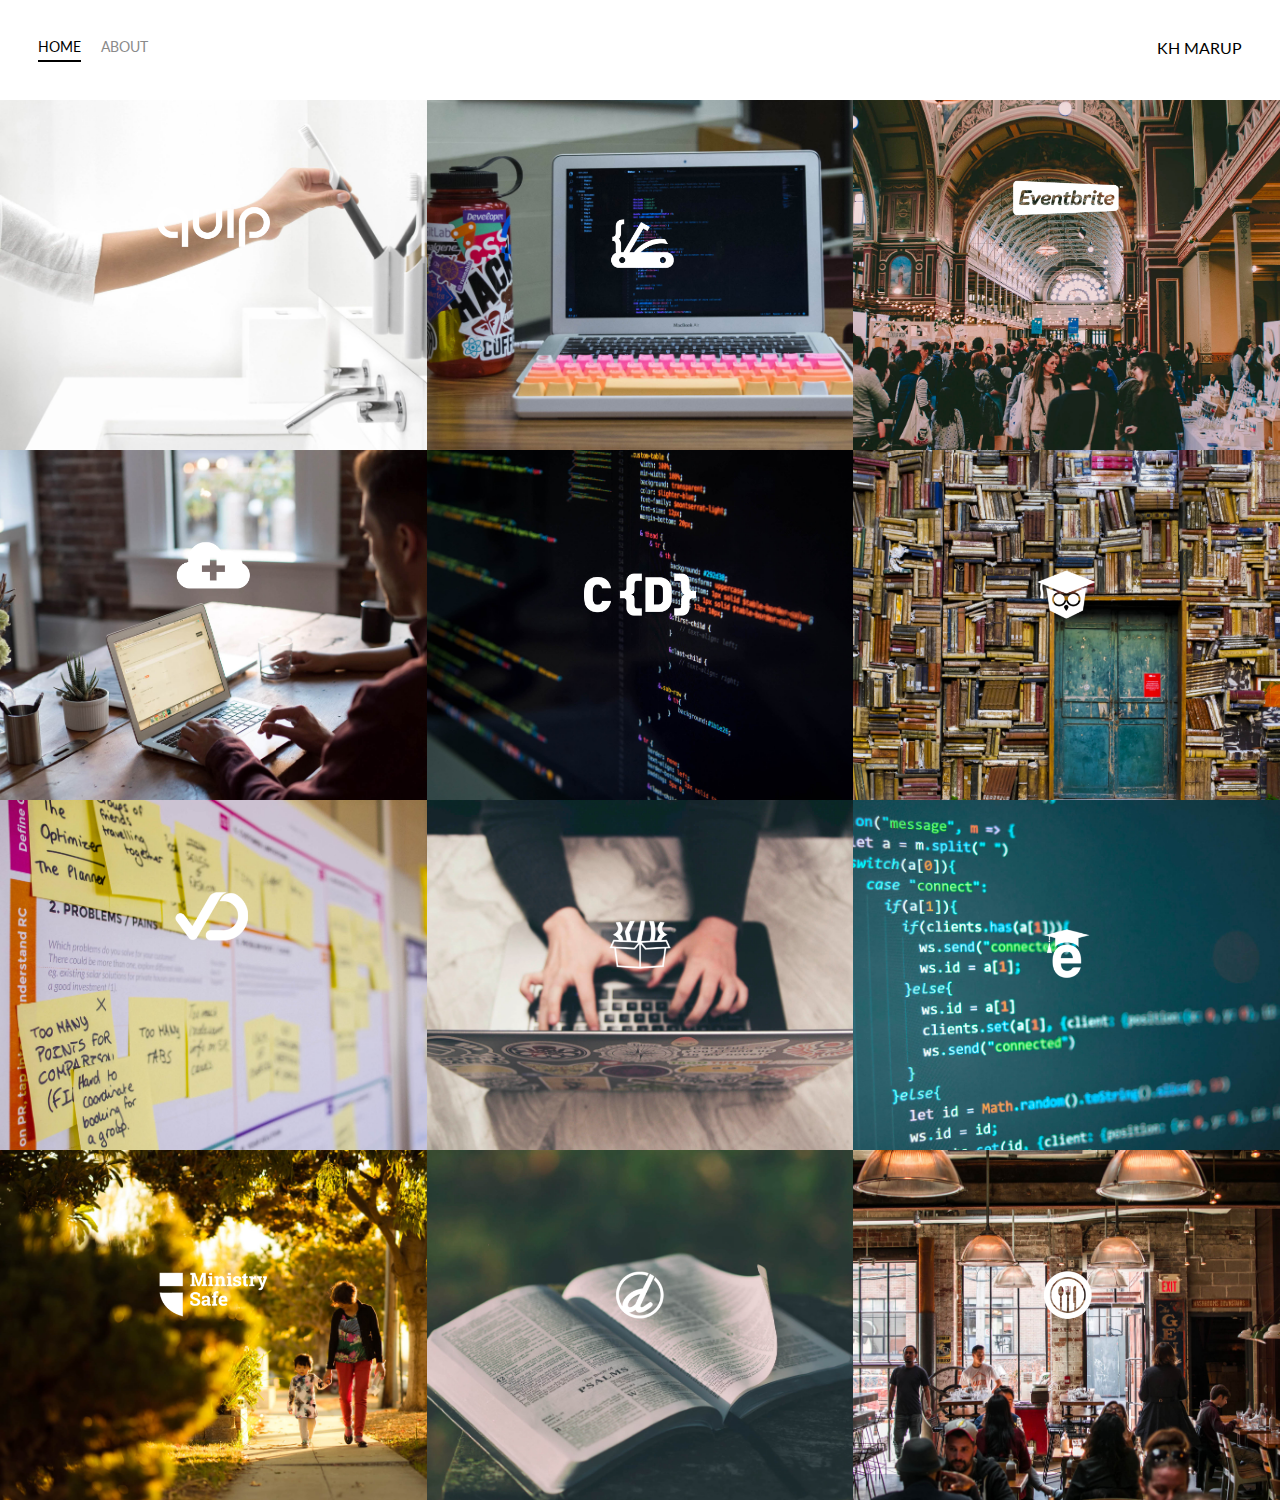
<file: index.html>
<!DOCTYPE html>
<html lang='en'>

<head>
  <meta charset='UTF-8'>
  <title>Portfolio Homepage</title>
  <link href="https://fonts.googleapis.com/css?family=Lato" rel="stylesheet">
  <link rel="stylesheet" href="styles.css">
</head>

<body>
  <div class="container">
    <div class="nav-wrapper">
      <div class="left-side">
        <div class="nav-link-wrapper active-nav-link">
          <a href="index.html">Home</a>
        </div>

        <div class="nav-link-wrapper">
          <a href="about.html">About</a>
        </div>
      </div>
 
      <div class="right-side">
        <div class="brand">
          KH MARUP
        </div>
      </div>
    </div>

    <div class="content-wrapper">
      <div class="portfolio-items-wrapper">

        <div class="portfolio-item-wrapper">
          <div class="portfolio-img-background" style="background-image:url(images/portfolio1.jpg)"></div>

          <div class="img-text-wrapper">
            <div class="logo-wrapper">
              <img src="images/logos/quip.png" alt="">
            </div>

            <div class="subtitle">I built the Quip Ecommerce platform, named a Top 25 Invention by Time Magazine in 2016.</div>
          </div>
        </div>

        <div class="portfolio-item-wrapper">
          <div class="portfolio-img-background" style="background-image:url(images/portfolio2.jpg)"></div>
          <div class="img-text-wrapper">
            <div class="logo-wrapper">
              <img src="images/logos/devcamp.png" alt="">
            </div>

            <div class="subtitle">Coding bootcamp and learning management system.</div>
          </div>
        </div>

        <div class="portfolio-item-wrapper">
          <div class="portfolio-img-background" style="background-image:url(images/portfolio3.jpg)"></div>
          <div class="img-text-wrapper">
            <div class="logo-wrapper">
              <img src="images/logos/eventbrite.png" alt="">
            </div>

            <div class="subtitle">Eventbrite is the leading event management platform on the web with millions of individuals utilizing their applications
              to find, register or, and management events in numerous industries.</div>
          </div>
        </div>

        <div class="portfolio-item-wrapper">
          <div class="portfolio-img-background" style="background-image:url(images/portfolio4.jpg)"></div>
          <div class="img-text-wrapper">
            <div class="logo-wrapper">
              <img src="images/logos/shop-hacker.png" alt="">
            </div>

            <div class="subtitle">Shop Hacker allows you to easily import digital products such as elearning courses, software, and games directly
              into your ecommerce store.</div>
          </div>
        </div>

        <div class="portfolio-item-wrapper">
          <div class="portfolio-img-background" style="background-image:url(images/portfolio5.jpg)"></div>
          <div class="img-text-wrapper">
            <div class="logo-wrapper">
              <img src="images/logos/crondose.png" alt="">
            </div>

            <div class="subtitle">Online tutorials and productivity tips.</div>
          </div>
        </div>

        <div class="portfolio-item-wrapper">
          <div class="portfolio-img-background" style="background-image:url(images/portfolio6.jpg)"></div>
          <div class="img-text-wrapper">
            <div class="logo-wrapper">
              <img src="images/logos/dailysmarty.png" alt="">
            </div>

            <div class="subtitle">Keep track of what you learn every day.</div>
          </div>
        </div>

        <div class="portfolio-item-wrapper">
          <div class="portfolio-img-background" style="background-image:url(images/portfolio7.jpg)"></div>
          <div class="img-text-wrapper">
            <div class="logo-wrapper">
              <img src="images/logos/dashtrack.png" alt="">
            </div>

            <div class="subtitle">What you track improves. DashTrack is a journal that makes it easy to track your daily tasks and make the most
              of your time each day.</div>
          </div>
        </div>

        <div class="portfolio-item-wrapper">
          <div class="portfolio-img-background" style="background-image:url(images/portfolio8.jpg)"></div>
          <div class="img-text-wrapper">
            <div class="logo-wrapper">
              <img src="images/logos/devtrunk.png" alt="">
            </div>

            <div class="subtitle">Online shop for developer happiness.</div>
          </div>
        </div>

        <div class="portfolio-item-wrapper">
          <div class="portfolio-img-background" style="background-image:url(images/portfolio9.jpg)"></div>
          <div class="img-text-wrapper">
            <div class="logo-wrapper">
              <img src="images/logos/edutechional.png" alt="">
            </div>

            <div class="subtitle">Online technology tutorials.</div>
          </div>
        </div>

        <div class="portfolio-item-wrapper">
          <div class="portfolio-img-background" style="background-image:url(images/portfolio10.jpg)"></div>
          <div class="img-text-wrapper">
            <div class="logo-wrapper">
              <img src="images/logos/ministry-safe.png" alt="">
            </div>

            <div class="subtitle">A complete child safety system for organizations.</div>
          </div>
        </div>

        <div class="portfolio-item-wrapper">
          <div class="portfolio-img-background" style="background-image:url(images/portfolio11.jpg)"></div>
          <div class="img-text-wrapper">
            <div class="logo-wrapper">
              <img src="images/logos/open-devos.png" alt="">
            </div>

            <div class="subtitle">Publish and share daily devotionals.</div>
          </div>
        </div>

        <div class="portfolio-item-wrapper">
          <div class="portfolio-img-background" style="background-image:url(images/portfolio12.jpg)"></div>
          <div class="img-text-wrapper">
            <div class="logo-wrapper">
              <img src="images/logos/toastability.png" alt="">
            </div>

            <div class="subtitle">Easy way to manage the digital life of your bar or restaurant.</div>
          </div>
        </div>

      </div>
    </div>
  </div>

</body>

<script>
  const portfolioItems = document.querySelectorAll('.portfolio-item-wrapper');

  portfolioItems.forEach(portfolioItem => {
    portfolioItem.addEventListener('mouseover', () => {
      console.log(portfolioItem.childNodes[1].classList)
      portfolioItem.childNodes[1].classList.add('image-blur');
    });

    portfolioItem.addEventListener('mouseout', () => {
      console.log(portfolioItem.childNodes[1].classList)
      portfolioItem.childNodes[1].classList.remove('image-blur');
    });
  });

</script>

</html>
</file>
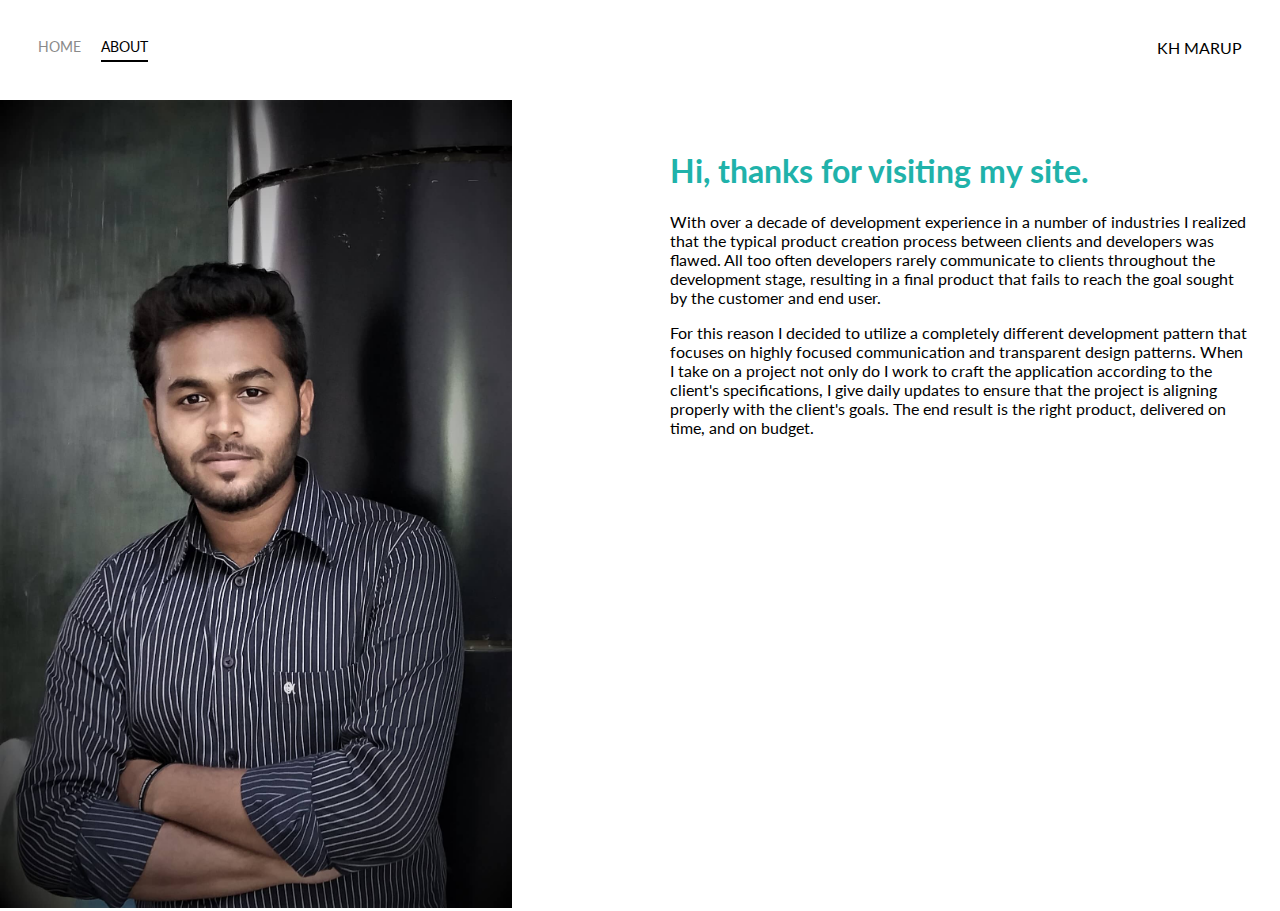
<file: about.html>
<!DOCTYPE html>
<html lang='en'>

<head>
  <meta charset='UTF-8'>
  <title>Portfolio Homepage</title>
  <link href="https://fonts.googleapis.com/css?family=Lato" rel="stylesheet">
  <link rel="stylesheet" href="styles.css">
</head>

<body>
  <div class="container">
    <div class="nav-wrapper">
      <div class="left-side">
        <div class="nav-link-wrapper">
          <a href="index.html">Home</a>
        </div>

        <div class="nav-link-wrapper active-nav-link">
          <a href="about.html">About</a>
        </div>
      </div>

      <div class="right-side">
        <div class="brand">
          KH MARUP
        </div>
      </div>
    </div>

    <div class="content-wrapper">
      <div class="two-column-wrapper">
        <div class="profile-image-wrapper">
          <img src="images/profile.jpg" alt="">
        </div>

        <div class="profile-content-wrapper">
          <h1>Hi, thanks for visiting my site.</h1>
          <p>With over a decade of development experience in a number of industries I realized that the typical product creation
            process between clients and developers was flawed. All too often developers rarely communicate to clients throughout
            the development stage, resulting in a final product that fails to reach the goal sought by the customer and end
            user.
          </p>

          <p>For this reason I decided to utilize a completely different development pattern that focuses on highly focused
            communication and transparent design patterns. When I take on a project not only do I work to craft the application
            according to the client's specifications, I give daily updates to ensure that the project is aligning properly
            with the client's goals. The end result is the right product, delivered on time, and on budget.</p>
        </div>
      </div>
    </div>
  </div>

</body>

</html>
</file>
<file: styles.css>
body {
  font-family: "Lato", sans-serif;
  margin: 0px;
}

.container {
  display: grid;
  grid-template-columns: 1fr;
}

.nav-wrapper {
  display: flex;
  justify-content: space-between;
  padding: 38px;
}

.left-side {
  display: flex;
}

.nav-wrapper > .left-side > div {
  margin-right: 20px;
  text-transform: uppercase;
  font-size: 0.9rem;
}

.nav-link-wrapper {
  height: 22px;
  border-bottom: 1px solid transparent;
  transition: border-bottom 0.5s;
}

.active-nav-link {
  border-bottom: 2px solid black;
}

.active-nav-link a {
  color: black !important;
}

.nav-link-wrapper a {
  color: #8a8a8a;
  text-decoration: none;
  transition: color 0.5s;
}

.nav-link-wrapper:hover {
  border-bottom: 1px solid black;
}

.nav-link-wrapper a:hover {
  color: black;
}

.portfolio-items-wrapper {
  display: grid;
  grid-template-columns: 1fr 1fr 1fr;
}

.portfolio-item-wrapper {
  position: relative;
}

.portfolio-img-background {
  background-size: cover;
  background-position: center;
  background-repeat: no-repeat;
  height: 350px;
  width: 100%;
}

.img-text-wrapper {
  position: absolute;
  top: 0;
  display: flex;
  flex-direction: column;
  justify-content: center;
  align-items: center;
  height: 100%;
  text-align: center;
  padding-left: 100px;
  padding-right: 100px;
}

.img-text-wrapper .subtitle {
  transition: 1s;
  color: transparent;
}

.image-blur {
  transition: 1s;
  filter: brightness(10%);
}

.img-text-wrapper:hover .subtitle {
  color: lightseagreen;
  font-weight: 600;
}

.logo-wrapper img {
  width: 50%;
  margin-bottom: 20px;
}

.two-column-wrapper {
  display: grid;
  grid-template-columns: 1fr 1fr;
}

.profile-image-wrapper img {
  width: 80%;
  height: 100%;

}

.profile-content-wrapper {
  padding: 30px;
}

.profile-content-wrapper h1 {
  color: lightseagreen;
}
</file>
